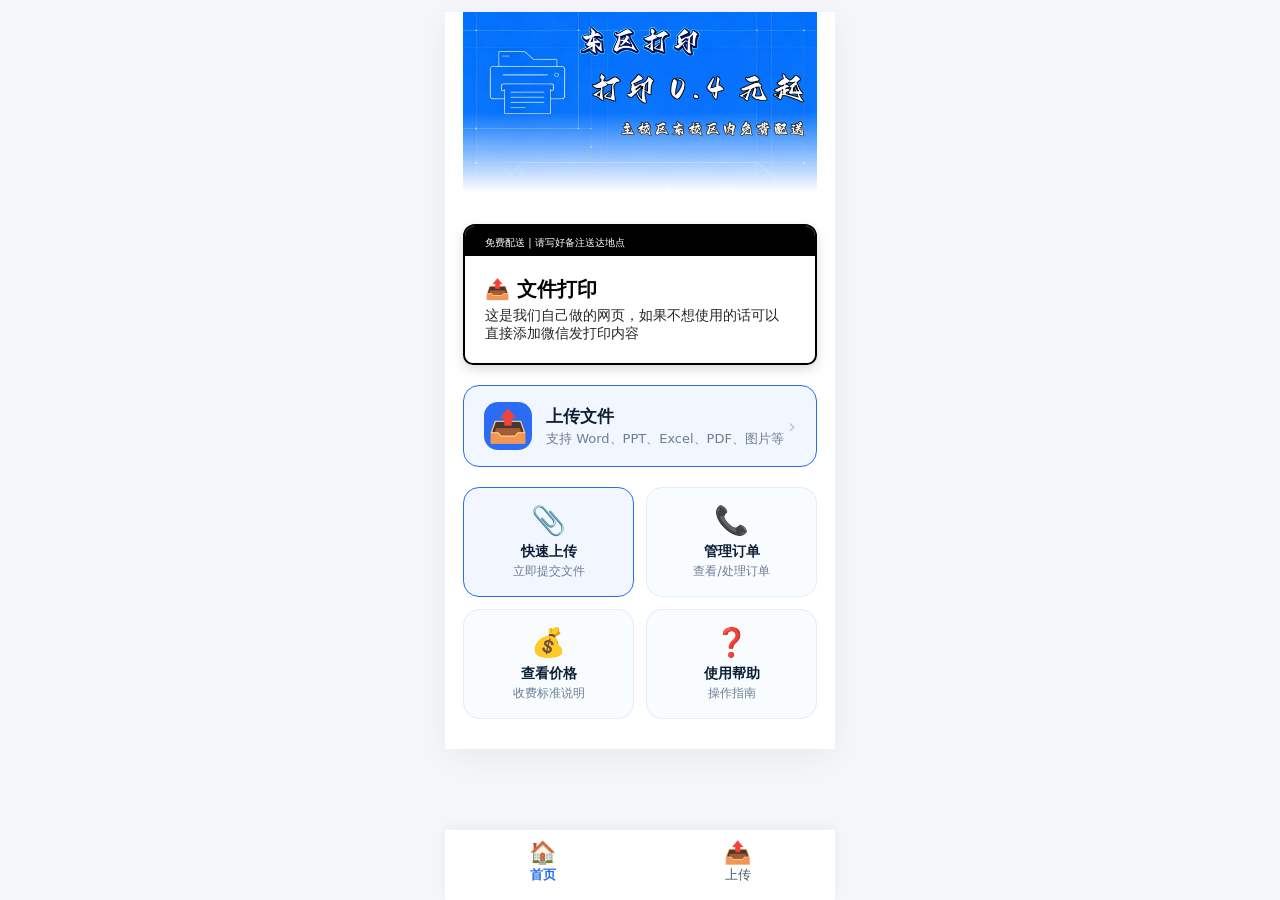
<file: index.html>
<!DOCTYPE html>
<html lang="zh-CN">
<head>
    <meta charset="UTF-8">
    <meta name="viewport" content="width=device-width, initial-scale=1.0, maximum-scale=1.0, user-scalable=no, viewport-fit=cover">
    <title>订单上传系统</title>
    <!-- 引入外部 CSS -->
    <link rel="stylesheet" href="./css/homestyle.css">
</head>
<body>

<!-- ============================================================ -->
<!-- 主容器 -->
<!-- ============================================================ -->
<div class="app-container">

    <!-- ========================================================== -->
    <!-- 组件1：Hero 图片背景 -->
    <!-- ========================================================== -->
    <div class="hero-section">
        <div class="hero-image">
            <img src="./photo/东区打印海报.jpg" alt="订单上传背景" class="img2">
        </div>
        <!-- 注意：渐变遮罩由 CSS ::after 实现，不需要额外 HTML -->
    </div>

    <!-- ========================================================== -->
    <!-- 组件2：欢迎卡片 -->
    <!-- ========================================================== -->
    <div class="welcome">
        <!-- 顶部小标签：免费配送提示 -->
        <div class="welcome-section-hight">
            <div class="welcome-section-hight-font">免费配送 | 请写好备注送达地点</div>
        </div>
        <!-- 主欢迎区 -->
        <div class="welcome-section">
            <div class="greeting">📤 文件打印</div>
            <div class="sub">这是我们自己做的网页，如果不想使用的话可以直接添加微信发打印内容</div>
        </div>
    </div>

    <!-- ========================================================== -->
    <!-- 组件3：主操作按钮（大按钮） -->
    <!-- ========================================================== -->
    <div class="main-actions">
        <!-- 上传文件按钮：跳转到上传页面 -->
        <a href="./upload.html" class="action-btn primary">
            <div class="left">
                <div class="icon">📤</div>
                <div class="info">
                    <div class="title">上传文件</div>
                    <div class="desc">支持 Word、PPT、Excel、PDF、图片等</div>
                </div>
            </div>
            <div class="arrow">›</div>
        </a>
        <!-- 管理后台按钮（已注释，如需启用取消注释即可） -->
        <!-- <a href="./admin.html" class="action-btn">
            <div class="left">
                <div class="icon">📊</div>
                <div class="info">
                    <div class="title">管理后台</div>
                    <div class="desc">查看所有订单和文件</div>
                </div>
            </div>
            <div class="arrow">›</div>
        </a> -->
    </div>

    <!-- ========================================================== -->
    <!-- 组件4：快捷卡片（四宫格） -->
    <!-- ========================================================== -->
    <div class="quick-section">

        <!-- 卡片1：快速上传 → 跳转上传页 -->
        <a href="./upload.html" class="quick-card highlight">
            <span class="icon">📎</span>
            <div class="title">快速上传</div>
            <div class="desc">立即提交文件</div>
        </a>

        <!-- 卡片2：管理订单 → 弹窗显示客服电话 -->
        <a href="javascript:void(0)" class="quick-card" onclick="showServiceInfo()">
            <span class="icon">📞</span>
            <div class="title">管理订单</div>
            <div class="desc">查看/处理订单</div>
        </a>

        <!-- 卡片3：查看价格 → 弹窗显示价格图片 -->
        <a href="javascript:void(0)" class="quick-card" onclick="showPriceInfo()">
            <span class="icon">💰</span>
            <div class="title">查看价格</div>
            <div class="desc">收费标准说明</div>
        </a>

        <!-- 卡片4：使用帮助 → 弹窗显示操作指南 -->
        <a href="javascript:void(0)" class="quick-card" onclick="showHelpInfo()">
            <span class="icon">❓</span>
            <div class="title">使用帮助</div>
            <div class="desc">操作指南</div>
        </a>

    </div>

    <!-- Toast 提示容器：用于显示临时提示信息 -->
    <div class="toast" id="toast"></div>

</div>
<!-- ===== app-container 结束 ===== -->


<!-- ============================================================ -->
<!-- 弹窗区域（所有弹窗放在主容器外面，以免受容器样式影响） -->
<!-- ============================================================ -->

<!-- ========================================================== -->
<!-- 弹窗1：价格图片弹窗 -->
<!-- ========================================================== -->
<div class="modal-overlay" id="priceModal" onclick="closePriceModal()">
    <div class="modal-content" onclick="event.stopPropagation()">
        <!-- 关闭按钮 -->
        <button class="modal-close" onclick="closePriceModal()">✕</button>
        <!-- 价格图片 -->
        <img src="./photo/价格.jpg" alt="价格表" class="modal-image">
    </div>
</div>

<!-- ========================================================== -->
<!-- 弹窗2：管理订单弹窗（客服电话） -->
<!-- ========================================================== -->
<div class="modal-overlay" id="serviceModal" onclick="closeServiceModal()">
    <div class="modal-content" onclick="event.stopPropagation()" style="max-width: 360px; padding: 30px 24px; text-align: center; border-radius: 20px;">
        <!-- 关闭按钮 -->
        <button class="modal-close" onclick="closeServiceModal()">✕</button>

        <!-- 电话图标 -->
        <div style="font-size: 52px; margin-bottom: 8px;">📞</div>

        <!-- 标题 -->
        <h2 style="font-size: 20px; color: #0b1e33; margin-bottom: 4px;">管理订单</h2>

        <!-- 副标题 -->
        <p style="font-size: 14px; color: #6b7d96; margin-bottom: 16px;">订单问题请联系客服</p>

        <!-- 电话号码（手机点击可自动拨号） -->
        <a href="tel:19030363493" style="display: block; font-size: 30px; font-weight: 700; color: #2a6df4; text-decoration: none; letter-spacing: 2px; padding: 12px 0; background: #f2f7ff; border-radius: 12px; margin-bottom: 12px;">
            19030363493
        </a>

        <!-- 工作时间 -->
        <div style="font-size: 13px; color: #6b7d96; line-height: 1.8;">
            <div>⏰ 工作时间：周一至周五 9:00-18:00</div>
        </div>
    </div>
</div>

<!-- ========================================================== -->
<!-- 弹窗3：使用帮助弹窗（文字版操作指南） -->
<!-- ========================================================== -->
<div class="modal-overlay" id="helpModal" onclick="closeHelpModal()">
    <div class="modal-content" onclick="event.stopPropagation()" style="max-width: 360px; padding: 30px 24px; text-align: center; border-radius: 20px;">
        <!-- 关闭按钮 -->
        <button class="modal-close" onclick="closeHelpModal()">✕</button>

        <!-- 图标 -->
        <div style="font-size: 52px; margin-bottom: 8px;">📖</div>

        <!-- 标题 -->
        <h2 style="font-size: 20px; color: #0b1e33; margin-bottom: 12px;">使用帮助</h2>

        <!-- 操作步骤列表 -->
        <div style="text-align: left; font-size: 14px; color: #4a5a72; line-height: 2.2; padding: 0 8px;">
            <div>1️⃣ 点击「快速上传」提交文件</div>
            <div>2️⃣ 填写微信号方便联系</div>
            <div>3️⃣ 支持 Word、PDF、图片等格式</div>
            <div>4️⃣ 如有问题，联系客服 📞</div>
        </div>
    </div>
</div>


<!-- ============================================================ -->
<!-- 组件5：底部导航栏（固定在页面底部） -->
<!-- ============================================================ -->
<div class="bottom-nav">
    <!-- 首页（当前激活） -->
    <a href="/">
        <div class="nav-item active">
            <span class="icon">🏠</span>
            <span>首页</span>
        </div>
    </a>
    <!-- 上传 -->
    <a href="./upload.html">
        <div class="nav-item">
            <span class="icon">📤</span>
            <span>上传</span>
        </div>
    </a>
    <!-- 管理（已注释，如需启用取消注释） -->
    <!-- <a href="/admin">
        <div class="nav-item">
            <span class="icon">📊</span>
            <span>管理</span>
        </div>
    </a> -->
</div>

<!-- 引入外部 JavaScript -->
<script src="./js/homeapp.js"></script>

</body>
</html>
</file>
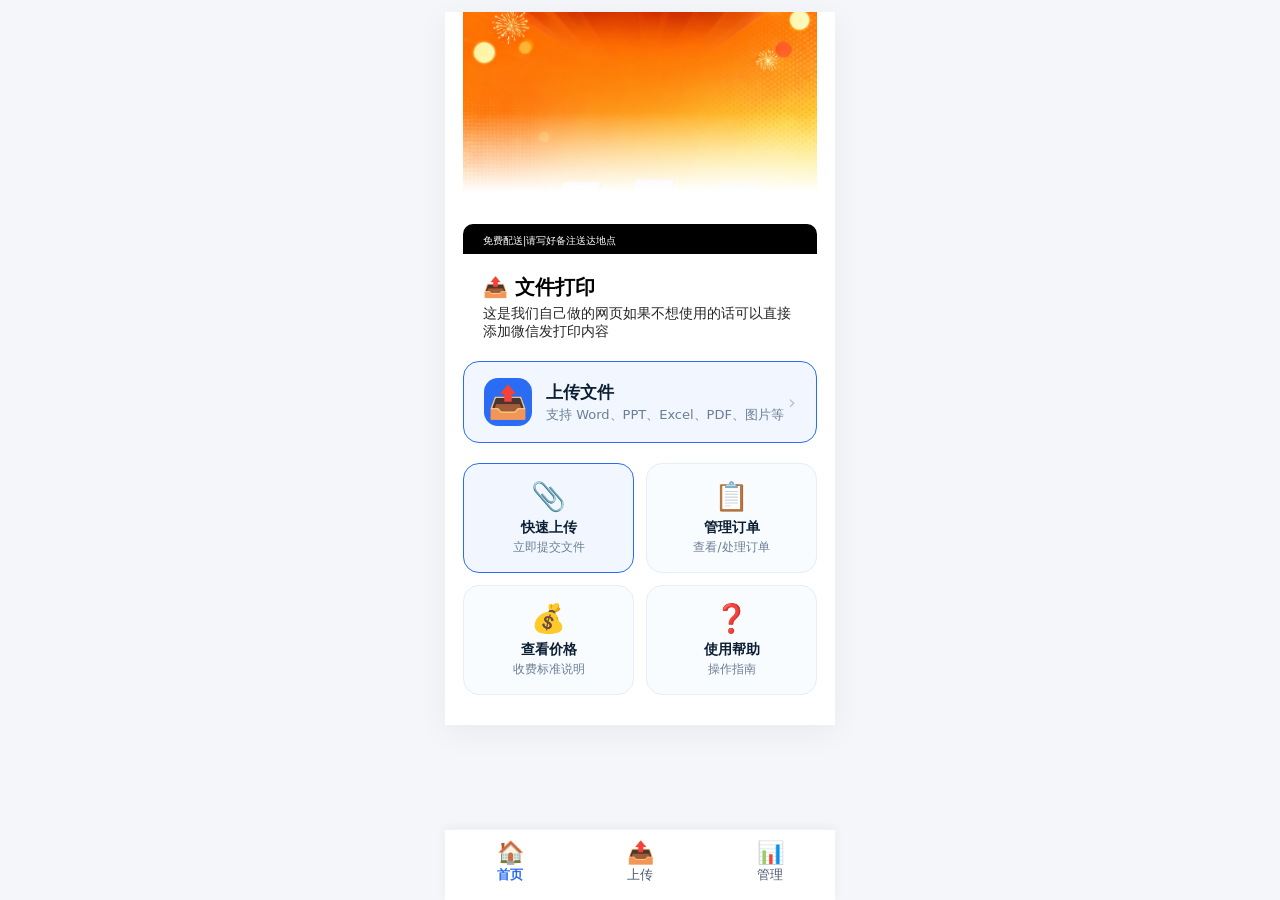
<file: home.html>
<!DOCTYPE html>
<html lang="zh-CN">
<head>
    <meta charset="UTF-8">
    <meta name="viewport" content="width=device-width, initial-scale=1.0, maximum-scale=1.0, user-scalable=no, viewport-fit=cover">
    <title>订单上传系统</title>
    <!-- 引入外部 CSS -->
    <link rel="stylesheet" href="./css/homestyle.css">
</head>
<body>

<div class="app-container">

    <!-- ===== 组件：Hero 图片背景 + 标题浮层 ===== -->
    <div class="hero-section">
        <div class="hero-image">
            <img src="./photo/东区打印海报.png" alt="订单上传背景">
        </div>
        
    </div>

    <!-- ===== 组件：欢迎卡片 ===== -->
     <div class="welcome-section-hight">
            <div class="welcome-section-hight-font">免费配送|请写好备注送达地点</div>
        </div>
    <div class="welcome-section">
        <div class="greeting">📤 文件打印</div>
        <div class="sub">这是我们自己做的网页如果不想使用的话可以直接添加微信发打印内容</div>
    </div>

    <!-- ===== 组件：主操作按钮 ===== -->
    <div class="main-actions">
        <a href="./upload.html" class="action-btn primary">
            <div class="left">
                <div class="icon">📤</div>
                <div class="info">
                    <div class="title">上传文件</div>
                    <div class="desc">支持 Word、PPT、Excel、PDF、图片等</div>
                </div>
            </div>
            <div class="arrow">›</div>
        </a>
        <!-- <a href="./admin.html" class="action-btn">
            <div class="left">
                <div class="icon">📊</div>
                <div class="info">
                    <div class="title">管理后台</div>
                    <div class="desc">查看所有订单和文件</div>
                </div>
            </div>
            <div class="arrow">›</div>
        </a> -->
    </div>

    <!-- ===== 组件：快捷卡片 ===== -->
    <div class="quick-section">
        <a href="./upload.html" class="quick-card highlight">
            <span class="icon">📎</span>
            <div class="title">快速上传</div>
            <div class="desc">立即提交文件</div>
        </a>
        <a href="/admin" class="quick-card">
            <span class="icon">📋</span>
            <div class="title">管理订单</div>
            <div class="desc">查看/处理订单</div>
        </a>
        <a href="javascript:void(0)" class="quick-card" onclick="showPriceInfo()">
            <span class="icon">💰</span>
            <div class="title">查看价格</div>
            <div class="desc">收费标准说明</div>
        </a>
        <a href="javascript:void(0)" class="quick-card" onclick="showHelpInfo()">
            <span class="icon">❓</span>
            <div class="title">使用帮助</div>
            <div class="desc">操作指南</div>
        </a>
    </div>

    <!-- Toast 容器 -->
    <div class="toast" id="toast"></div>
</div>
    <!-- ===== 价格图片弹窗 ===== -->
    <div class="modal-overlay" id="priceModal" onclick="closePriceModal()">
        <div class="modal-content" onclick="event.stopPropagation()">
            <button class="modal-close" onclick="closePriceModal()">✕</button>
            <img src="./photo/价格.jpg" alt="价格表" class="modal-image">
        </div>
    </div>

    <!-- Toast 容器 -->
    <div class="toast" id="toast"></div>
</div>
<!-- ===== 组件：底部导航 ===== -->
<div class="bottom-nav">
    <a href="/">
        <div class="nav-item active">
            <span class="icon">🏠</span>
            <span>首页</span>
        </div>
    </a>
    <a href="./upload.html">
        <div class="nav-item">
            <span class="icon">📤</span>
            <span>上传</span>
        </div>
    </a>
    <a href="/admin">
        <div class="nav-item">
            <span class="icon">📊</span>
            <span>管理</span>
        </div>
    </a>
</div>

<!-- 引入外部 JavaScript -->
<script src="./js/homeapp.js"></script>
</body>
</html>
</file>
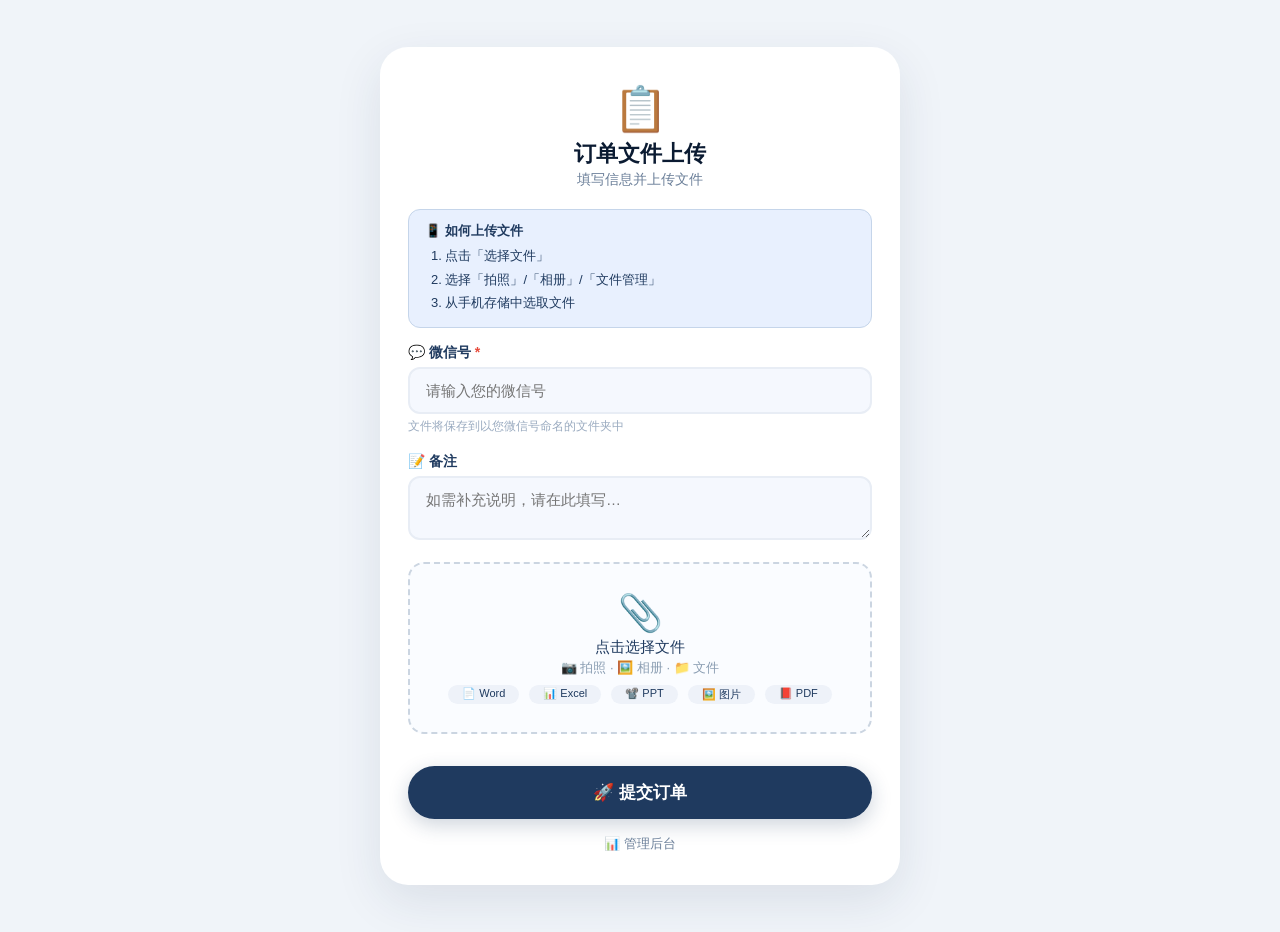
<file: upload.html>
<!DOCTYPE html>
<html lang="zh-CN">
<head>
    <meta charset="UTF-8">
    <meta name="viewport" content="width=device-width, initial-scale=1.0, maximum-scale=1.0, user-scalable=no">
    <title>订单文件上传</title>
    <link rel="stylesheet" href="./css/upload.css">
</head>
<body>

    <div class="container" id="app">
        <div class="header">
            <span class="logo">📋</span>
            <h1>订单文件上传</h1>
            <p>填写信息并上传文件</p>
        </div>

        <div class="guide-box">
            <div class="title">📱 如何上传文件</div>
            <div class="step">
                1. 点击「选择文件」<br>
                2. 选择「拍照」/「相册」/「文件管理」<br>
                3. 从手机存储中选取文件
            </div>
        </div>

        <div id="formSection">
            <div class="form-group">
                <label>💬 微信号 <span class="required">*</span></label>
                <input type="text" id="wechatId" placeholder="请输入您的微信号" />
                <div class="hint">文件将保存到以您微信号命名的文件夹中</div>
            </div>
            <div class="form-group">
                <label>📝 备注</label>
                <textarea id="remark" placeholder="如需补充说明，请在此填写…"></textarea>
            </div>

            <div class="upload-zone" id="uploadZone">
                <span class="icon">📎</span>
                <span class="main-text">点击选择文件</span>
                <span class="sub-text">📷 拍照 · 🖼️ 相册 · 📁 文件</span>
                <div class="file-types">
                    <span>📄 Word</span>
                    <span>📊 Excel</span>
                    <span>📽️ PPT</span>
                    <span>🖼️ 图片</span>
                    <span>📕 PDF</span>
                </div>
                <input type="file" id="fileInput" multiple accept=".doc,.docx,.ppt,.pptx,.xls,.xlsx,.pdf,.jpg,.jpeg,.png,.gif,.bmp,.svg,.webp" />
            </div>

            <div class="file-list" id="fileList"></div>

            <button class="btn-submit" id="submitBtn">
                <span class="spinner"></span>
                <span class="btn-text">🚀 提交订单</span>
            </button>
        </div>

        <div class="success-screen" id="successScreen">
            <span class="check">✅</span>
            <h2>上传成功！</h2>
            <p>您的文件已提交，我们会尽快处理</p>
            <button class="btn-new" id="newUploadBtn">📤 继续上传</button>
        </div>

        <div class="admin-link">
            <a href="/admin" target="_blank">📊 管理后台</a>
        </div>
    </div>

    <div class="toast" id="toast"></div>

    <script src="./js/upload.js"></script>
</body>
</html>
</file>
<file: css/homestyle.css>
/* ---------- reset & base ---------- */
* {
    margin: 0;
    padding: 0;
    box-sizing: border-box;
    font-family: system-ui, -apple-system, 'Segoe UI', Roboto, 'Helvetica Neue', Helvetica, Arial, sans-serif;
}

body {
    background: #f4f6fa;
    display: flex;
    justify-content: center;
    align-items: flex-start;
    min-height: 100vh;
    padding: 12px 0 80px 0;
}

.app-container {
    max-width: 390px;
    width: 100%;
    background: #ffffff;
    /* border-radius: 0px 0px 0 0; */
    box-shadow: 0 8px 30px rgba(0, 0, 0, 0.05);
    overflow: hidden;
    padding: 0 18px 10px 18px;
    position: relative;
}

/* ---------- 组件：Hero (图片背景+标题浮层) ---------- */
.hero-section {
    position: relative;
    width: 100%;                    /* ✅ 自适应屏幕宽度 */
    max-width: 390px;               /* ✅ 限制最大宽度 */
    height: 200px;                  /* 固定高度 */
    overflow: hidden;
    margin: 0 auto 12px auto;       /* ✅ 居中，去掉负边距 */
    background: #eef3fc;
    border-radius: 0;
}

.hero-image {
    position: relative;
    width: 100%;
    height: 100%;                   /* ✅ 跟随父容器高度 */
    overflow: hidden;
    border-radius: 0;
}

.hero-image img {
    width: 100%;
    height: 100%;                   /* ✅ 填满容器 */
    object-fit: cover;              /* ✅ 裁剪填满，不变形 */
    display: block;
}

/* 渐变遮罩 (从下到上) */
.hero-image::after {
    content: '';
    position: absolute;
    bottom: 0;
    left: 0;
    width: 100%;
    height: 100%;
    background: linear-gradient(to top,
        #ffffff 0%,
        #ffffff 10%,
        rgba(255, 255, 255, 0) 50%,
        rgba(255, 255, 255, 0) 100%
    );
    pointer-events: none;
    border-radius: 0;
}

/* 标题浮层 —— 位于渐变底部 */
.hero-title-overlay {
    position: absolute;
    bottom: 16px;
    left: 20px;
    right: 20px;
    z-index: 3;
    display: flex;
    justify-content: space-between;
    align-items: center;
    pointer-events: none;
}

.hero-title-overlay .brand-title {
    display: flex;
    align-items: baseline;
    gap: 6px;
    pointer-events: auto;
}

.hero-title-overlay .brand-name {
    font-size: 24px;
    font-weight: 700;
    color: #0b1e33;
    letter-spacing: 1px;
    text-shadow: 0 1px 4px rgba(255, 255, 255, 0.4);
}

.hero-title-overlay .brand-badge {
    background: rgba(238, 243, 255, 0.85);
    backdrop-filter: blur(2px);
    color: #2a6df4;
    font-size: 11px;
    font-weight: 500;
    padding: 2px 10px 2px 8px;
    border-radius: 30px;
    display: inline-flex;
    align-items: center;
    gap: 4px;
    white-space: nowrap;
    border: 1px solid rgba(42, 109, 244, 0.2);
    box-shadow: 0 2px 6px rgba(0, 0, 0, 0.03);
    pointer-events: auto;
}

.hero-title-overlay .brand-badge::before {
    content: "✦";
    font-size: 10px;
    color: #2a6df4;
}

.hero-title-overlay .spacer {
    width: 60px;
    pointer-events: none;
}

/* ---------- 组件：欢迎卡片 ---------- */
.welcome{
    /* 边框 */
    border: 2px solid #000000;      /* 宽度 样式 颜色 */
    
    /* 阴影 */
    box-shadow: 0 4px 12px rgba(0, 0, 0, 0.15);
    border-radius: 12px 12px 10px 10px;
    margin-bottom: 20px;
}

.welcome-section {
    background: #ffffff 100%;
    border-radius: 0 0 10px 10px;
    padding: 20px 24px 20px 20px;
    margin-bottom: 0;
    color: rgb(0, 0, 0);
    margin-top: 0px;
}

.welcome-section-hight{
    background: black;
    border-radius:10px 10px 0 0 ;
    padding: 10px 20px;
    margin-top: 0;
}

.welcome-section-hight-font{
    font-size: 10px;
    top: 0;
    width: 100%;
    height: 20%;
    color: white;
    margin-bottom: -4px;
}

.welcome-section .greeting {
    font-size: 20px;
    font-weight: 700;
}

.welcome-section .sub {
    font-size: 14px;
    opacity: 0.85;
    margin-top: 4px;
}

/* ---------- 组件：操作按钮 (Action Button) ---------- */
.main-actions {
    display: flex;
    flex-direction: column;
    gap: 12px;
    margin-bottom: 20px;
}

.action-btn {
    display: flex;
    align-items: center;
    justify-content: space-between;
    background: #f9fcff;
    border: 1px solid #e6edf6;
    border-radius: 16px;
    padding: 16px 20px;
    text-decoration: none;
    color: #0b1e33;
    transition: all 0.2s;
    cursor: pointer;
}

.action-btn:active {
    transform: scale(0.97);
    background: #f0f4fe;
}

.action-btn .left {
    display: flex;
    align-items: center;
    gap: 14px;
}

.action-btn .icon {
    font-size: 32px;
    width: 48px;
    height: 48px;
    background: #eef4fc;
    border-radius: 14px;
    display: flex;
    align-items: center;
    justify-content: center;
}

.action-btn .info .title {
    font-size: 17px;
    font-weight: 600;
}

.action-btn .info .desc {
    font-size: 13px;
    color: #6b7d96;
    margin-top: 2px;
}

.action-btn .arrow {
    color: #b0c4d9;
    font-size: 20px;
}

.action-btn.primary .icon {
    background: #2a6df4;
    color: white;
}

.action-btn.primary {
    border-color: #2a6df4;
    background: #f2f7ff;
}

/* ---------- 组件：快捷卡片 (Quick Card) ---------- */
.quick-section {
    display: grid;
    grid-template-columns: 1fr 1fr;
    gap: 12px;
    margin-bottom: 20px;
}

.quick-card {
    background: #f9fcff;
    border: 1px solid #e6edf6;
    border-radius: 16px;
    padding: 16px 14px;
    text-align: center;
    text-decoration: none;
    color: #0b1e33;
    transition: all 0.2s;
    cursor: pointer;
}

.quick-card:active {
    transform: scale(0.96);
}

.quick-card .icon {
    font-size: 28px;
    display: block;
    margin-bottom: 6px;
}

.quick-card .title {
    font-size: 14px;
    font-weight: 600;
}

.quick-card .desc {
    font-size: 12px;
    color: #6b7d96;
    margin-top: 2px;
}

.quick-card.highlight {
    background: #f2f7ff;
    border-color: #2a6df4;
}

/* ---------- 组件：底部导航 (Bottom Nav) ---------- */
.bottom-nav {
    position: fixed;
    bottom: 0;
    left: 50%;
    transform: translateX(-50%);
    max-width: 390px;
    width: 100%;
    background: #ffffff;
    border-top: 1px solid #eef3f8;
    display: flex;
    justify-content: space-around;
    align-items: center;
    padding: 8px 0 12px 0;
    font-size: 13px;
    color: #4a5a72;
    z-index: 999;
    box-shadow: 0 -2px 10px rgba(0, 0, 0, 0.05);
}

.bottom-nav .nav-item {
    display: flex;
    flex-direction: column;
    align-items: center;
    gap: 2px;
    font-weight: 450;
    padding: 4px 12px;
    min-width: 50px;
    cursor: pointer;
}

.bottom-nav .nav-item.active {
    color: #2a6df4;
    font-weight: 600;
}

.bottom-nav .nav-item .icon {
    font-size: 22px;
    line-height: 1;
}

.bottom-nav a {
    text-decoration: none;
    color: inherit;
}

@supports (padding-bottom: env(safe-area-inset-bottom)) {
    .bottom-nav {
        padding-bottom: calc(12px + env(safe-area-inset-bottom));
    }
}

/* ---------- 组件：Toast 提示 ---------- */
.toast {
    position: fixed;
    bottom: 80px;
    left: 50%;
    transform: translateX(-50%) translateY(80px);
    background: #1f2a3f;
    color: #fff;
    padding: 11px 28px;
    border-radius: 60px;
    font-size: 14px;
    font-weight: 500;
    box-shadow: 0 8px 32px rgba(0, 0, 0, 0.18);
    opacity: 0;
    transition: opacity 0.3s, transform 0.3s;
    pointer-events: none;
    max-width: 90%;
    text-align: center;
    z-index: 999;
}

.toast.show {
    opacity: 1;
    transform: translateX(-50%) translateY(0);
}

.toast.success {
    background: #1a6b3c;
}

.toast.error {
    background: #b13e3e;
}

/* ---------- 组件：图片弹窗 (Modal) ---------- */
.modal-overlay {
    display: none;
    position: fixed;
    top: 0;
    left: 0;
    width: 100%;
    height: 100%;
    background: rgba(0, 0, 0, 0.65);
    z-index: 9999;
    justify-content: center;
    align-items: center;
    padding: 20px;
    backdrop-filter: blur(4px);
    animation: modalFadeIn 0.3s ease;
}

.modal-overlay.active {
    display: flex;
}

.modal-content {
    position: relative;
    max-width: 92%;
    max-height: 90%;
    background: #ffffff;
    border-radius: 24px;
    overflow: hidden;
    box-shadow: 0 24px 80px rgba(0, 0, 0, 0.35);
    animation: modalScaleIn 0.35s ease;
}

.modal-close {
    position: absolute;
    top: 14px;
    right: 14px;
    width: 40px;
    height: 40px;
    border: none;
    background: rgba(0, 0, 0, 0.55);
    color: #fff;
    font-size: 22px;
    border-radius: 50%;
    cursor: pointer;
    z-index: 10;
    display: flex;
    align-items: center;
    justify-content: center;
    transition: background 0.25s, transform 0.2s;
    backdrop-filter: blur(4px);
    border: 1px solid rgba(255, 255, 255, 0.15);
}

.modal-close:hover {
    background: rgba(0, 0, 0, 0.8);
    transform: scale(1.05);
}

.modal-close:active {
    transform: scale(0.92);
}

.modal-image {
    width: 100%;
    height: auto;
    max-height: 80vh;
    object-fit: contain;
    display: block;
}

/* 弹窗动画 */
@keyframes modalFadeIn {
    from { opacity: 0; }
    to { opacity: 1; }
}

@keyframes modalScaleIn {
    from {
        opacity: 0;
        transform: scale(0.88) translateY(20px);
    }
    to {
        opacity: 1;
        transform: scale(1) translateY(0);
    }
}

/* 手机端优化 */
@media (max-width: 420px) {
    /* ---- Hero 手机适配 ---- */
    .hero-section {
        height: 160px;
        border-radius: 0 0 16px 16px;
    }

    .hero-image {
        height: 100%;               /* ✅ 改成 100% */
        border-radius: 16px;
    }

    .hero-image img {
        object-fit: cover;          /* ✅ 保证填满 */
    }

    .hero-image::after {
        border-radius: 16px;
        background: linear-gradient(to top,
            #ffffff 0%,
            #ffffff 25%,
            rgba(255, 255, 255, 0) 55%,
            rgba(255, 255, 255, 0) 100%
        );
    }

    /* ---- 弹窗优化 ---- */
    .modal-content {
        max-width: 96%;
        border-radius: 18px;
    }
    .modal-close {
        top: 10px;
        right: 10px;
        width: 34px;
        height: 34px;
        font-size: 18px;
    }
    .modal-image {
        max-height: 75vh;
    }

    /* ---- 标题浮层 ---- */
    .hero-title-overlay {
        bottom: 12px;
        left: 16px;
        right: 16px;
    }
    .hero-title-overlay .brand-name {
        font-size: 20px;
    }
    .hero-title-overlay .spacer {
        width: 40px;
    }
}
</file>
<file: css/upload.css>
* {
    margin: 0;
    padding: 0;
    box-sizing: border-box;
}

html,
body {
    width: 100%;
    min-height: 100vh;
    background: #f0f4f9;
    font-family: -apple-system, BlinkMacSystemFont, "PingFang SC", "Microsoft YaHei", sans-serif;
    display: flex;
    align-items: center;
    justify-content: center;
    padding: 16px;
}

.container {
    max-width: 520px;
    width: 100%;
    background: #ffffff;
    border-radius: 28px;
    padding: 36px 28px 32px;
    box-shadow: 0 16px 48px rgba(26, 47, 80, 0.10);
}

.header {
    text-align: center;
    margin-bottom: 20px;
}

.header .logo {
    font-size: 44px;
    display: block;
    margin-bottom: 4px;
}

.header h1 {
    font-size: 22px;
    font-weight: 700;
    color: #0b1b32;
}

.header p {
    color: #6b7f99;
    font-size: 14px;
    margin-top: 2px;
}

.guide-box {
    background: #e8f0fe;
    border-radius: 12px;
    padding: 12px 16px;
    margin-bottom: 16px;
    font-size: 13px;
    color: #1f3a5f;
    border: 1px solid #c5d5ea;
}

.guide-box .title {
    font-weight: 600;
    margin-bottom: 4px;
}

.guide-box .step {
    padding-left: 6px;
    line-height: 1.8;
}

.form-group {
    margin-bottom: 18px;
}

.form-group label {
    display: block;
    font-size: 14px;
    font-weight: 600;
    color: #1f3a5f;
    margin-bottom: 5px;
}

.form-group label .required {
    color: #e74c3c;
}

.form-group input,
.form-group textarea {
    width: 100%;
    padding: 13px 16px;
    background: #f5f8fe;
    border: 2px solid #e8edf5;
    border-radius: 12px;
    font-size: 15px;
    color: #0b1b32;
    outline: none;
    font-family: inherit;
    transition: border-color 0.2s, box-shadow 0.2s;
}

.form-group input:focus,
.form-group textarea:focus {
    border-color: #1f3a5f;
    box-shadow: 0 0 0 4px rgba(31, 58, 95, 0.07);
    background: #ffffff;
}

.form-group .hint {
    font-size: 12px;
    color: #9aabc0;
    margin-top: 4px;
}

.form-group textarea {
    resize: vertical;
    min-height: 64px;
    max-height: 130px;
}

.upload-zone {
    border: 2px dashed #cbd5e1;
    border-radius: 16px;
    padding: 28px 16px;
    text-align: center;
    cursor: pointer;
    background: #fafcff;
    transition: border-color 0.25s, background 0.25s;
    position: relative;
    margin-bottom: 14px;
}

.upload-zone:hover {
    border-color: #1f3a5f;
}

.upload-zone.dragover {
    border-color: #1f3a5f;
    background: #eef4fe;
}

.upload-zone .icon {
    font-size: 36px;
    display: block;
    margin-bottom: 4px;
}

.upload-zone .main-text {
    font-size: 15px;
    font-weight: 500;
    color: #1f3a5f;
}

.upload-zone .sub-text {
    font-size: 13px;
    color: #8a9db2;
    display: block;
    margin-top: 2px;
}

.upload-zone input[type="file"] {
    position: absolute;
    inset: 0;
    opacity: 0;
    cursor: pointer;
    width: 100%;
    height: 100%;
}

.upload-zone .file-types {
    margin-top: 8px;
    display: flex;
    flex-wrap: wrap;
    justify-content: center;
    gap: 4px 10px;
}

.upload-zone .file-types span {
    background: #eef2f9;
    padding: 2px 14px;
    border-radius: 30px;
    font-size: 11px;
    color: #1f3a5f;
    font-weight: 500;
}

.file-list {
    margin-bottom: 18px;
    max-height: 200px;
    overflow-y: auto;
}

.file-item {
    display: flex;
    align-items: center;
    gap: 10px;
    padding: 9px 14px;
    background: #f5f8fe;
    border-radius: 10px;
    margin-bottom: 6px;
    animation: fadeIn 0.2s ease;
}

.file-item .file-icon {
    font-size: 26px;
    flex-shrink: 0;
}

.file-item .file-info {
    flex: 1;
    min-width: 0;
}

.file-item .file-name {
    font-size: 14px;
    color: #0b1b32;
    overflow: hidden;
    text-overflow: ellipsis;
    white-space: nowrap;
}

.file-item .file-size {
    font-size: 12px;
    color: #8a9db2;
}

.file-item .file-remove {
    background: none;
    border: none;
    color: #b0c4d9;
    font-size: 20px;
    cursor: pointer;
    padding: 0 4px;
    flex-shrink: 0;
    transition: color 0.15s;
}

.file-item .file-remove:hover {
    color: #e74c3c;
}

@keyframes fadeIn {
    from {
        opacity: 0;
        transform: translateY(-4px);
    }
    to {
        opacity: 1;
        transform: translateY(0);
    }
}

.btn-submit {
    width: 100%;
    padding: 15px 0;
    background: #1f3a5f;
    color: #ffffff;
    border: none;
    border-radius: 60px;
    font-size: 17px;
    font-weight: 600;
    cursor: pointer;
    transition: background 0.2s, transform 0.1s;
    box-shadow: 0 6px 20px rgba(31, 58, 95, 0.22);
    display: flex;
    align-items: center;
    justify-content: center;
    gap: 8px;
}

.btn-submit:active {
    transform: scale(0.97);
}

.btn-submit:disabled {
    opacity: 0.6;
    cursor: not-allowed;
}

.btn-submit .spinner {
    display: none;
    width: 20px;
    height: 20px;
    border: 3px solid rgba(255, 255, 255, 0.25);
    border-top-color: #fff;
    border-radius: 50%;
    animation: spin 0.7s linear infinite;
}

.btn-submit.loading .spinner {
    display: inline-block;
}

.btn-submit.loading .btn-text {
    display: none;
}

@keyframes spin {
    to {
        transform: rotate(360deg);
    }
}

.toast {
    position: fixed;
    bottom: 28px;
    left: 50%;
    transform: translateX(-50%) translateY(80px);
    background: #1f2a3f;
    color: #fff;
    padding: 11px 28px;
    border-radius: 60px;
    font-size: 14px;
    font-weight: 500;
    box-shadow: 0 8px 32px rgba(0, 0, 0, 0.18);
    opacity: 0;
    transition: opacity 0.3s, transform 0.3s;
    pointer-events: none;
    max-width: 90%;
    text-align: center;
    z-index: 999;
}

.toast.show {
    opacity: 1;
    transform: translateX(-50%) translateY(0);
}

.toast.success {
    background: #1a6b3c;
}

.toast.error {
    background: #b13e3e;
}

.success-screen {
    display: none;
    text-align: center;
    padding: 24px 0 8px;
}

.success-screen .check {
    font-size: 60px;
    display: block;
    margin-bottom: 8px;
}

.success-screen h2 {
    font-size: 21px;
    color: #0b1b32;
    margin-bottom: 4px;
}

.success-screen p {
    color: #6b7f99;
    font-size: 14px;
}

.success-screen .btn-new {
    margin-top: 20px;
    background: #eef2f9;
    color: #1f3a5f;
    border: none;
    padding: 11px 34px;
    border-radius: 40px;
    font-size: 14px;
    font-weight: 600;
    cursor: pointer;
    transition: background 0.2s;
}

.success-screen .btn-new:active {
    background: #dce5f2;
}

.admin-link {
    text-align: center;
    margin-top: 16px;
    font-size: 13px;
    color: #9aabc0;
}

.admin-link a {
    color: #6b7f99;
    text-decoration: none;
}

.admin-link a:hover {
    color: #1f3a5f;
}

@media (max-width: 420px) {
    .container {
        padding: 24px 16px;
    }
    .header h1 {
        font-size: 19px;
    }
}
</file>
